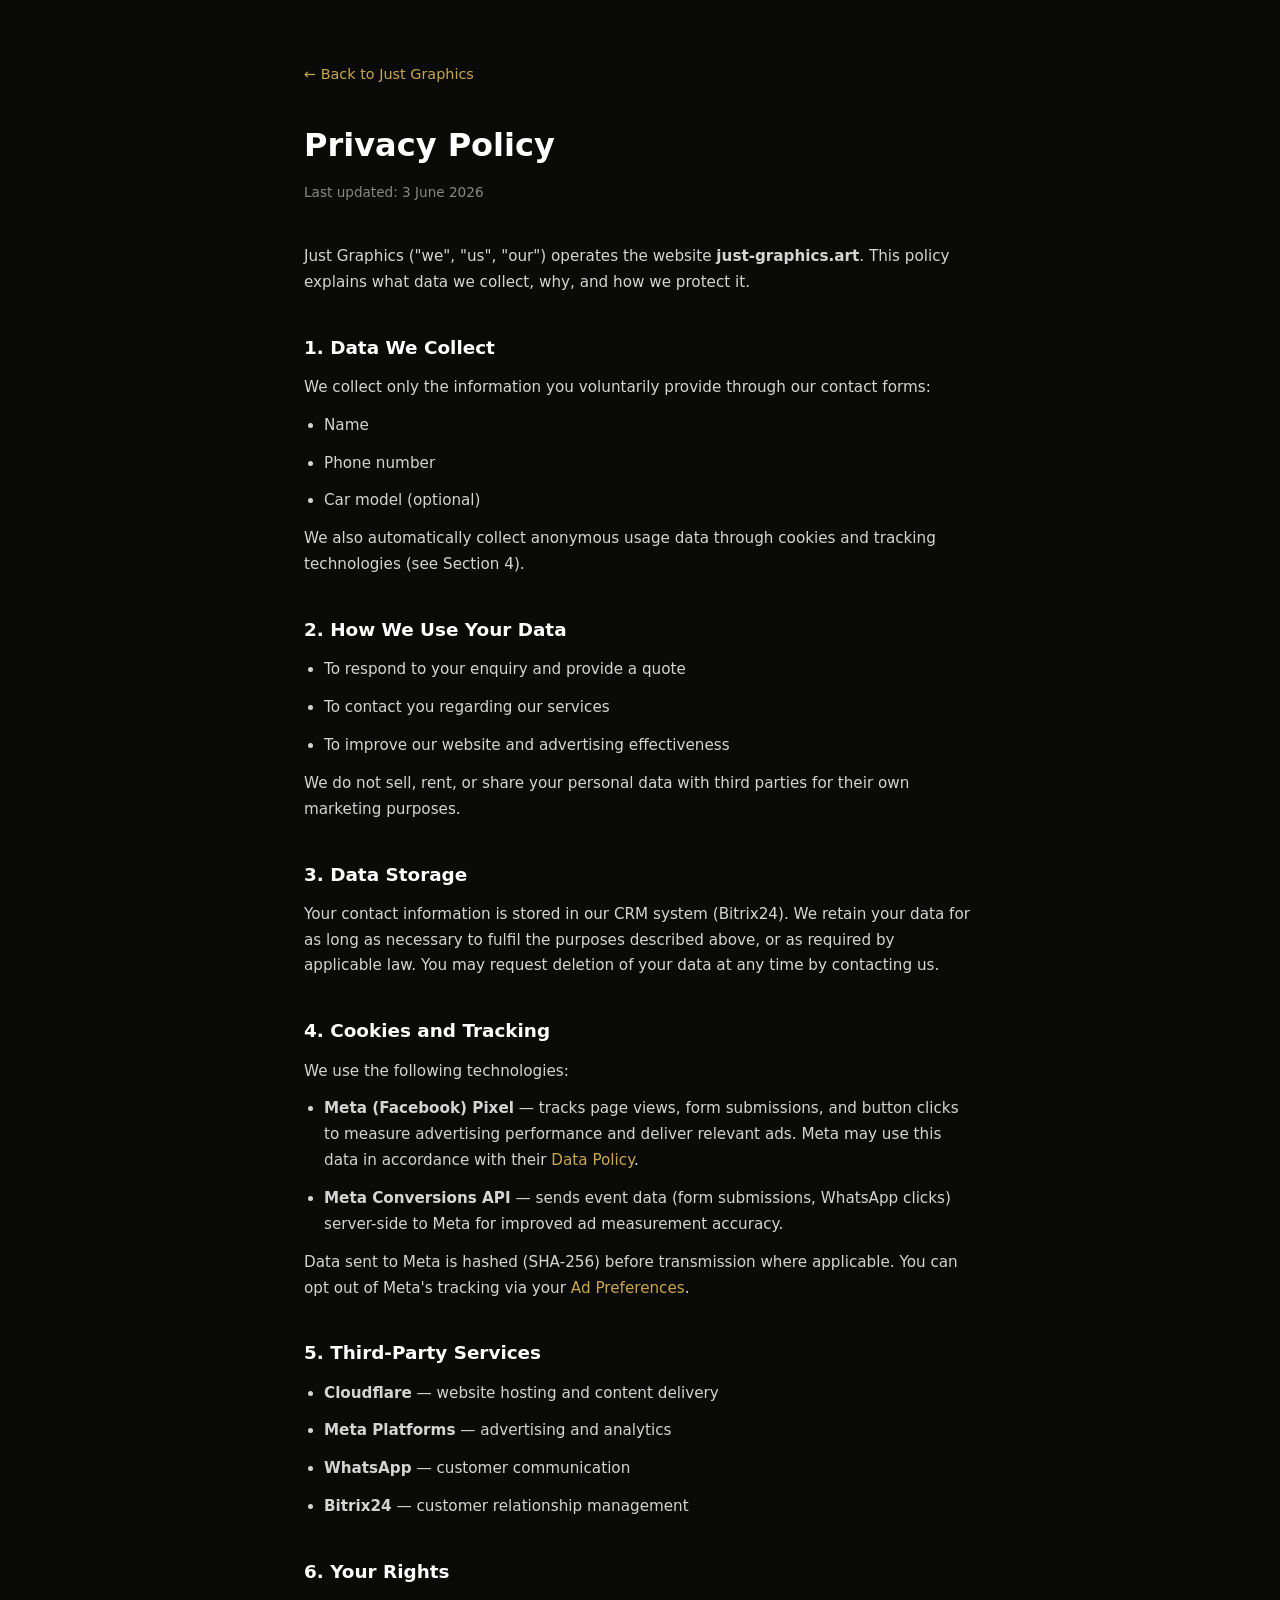
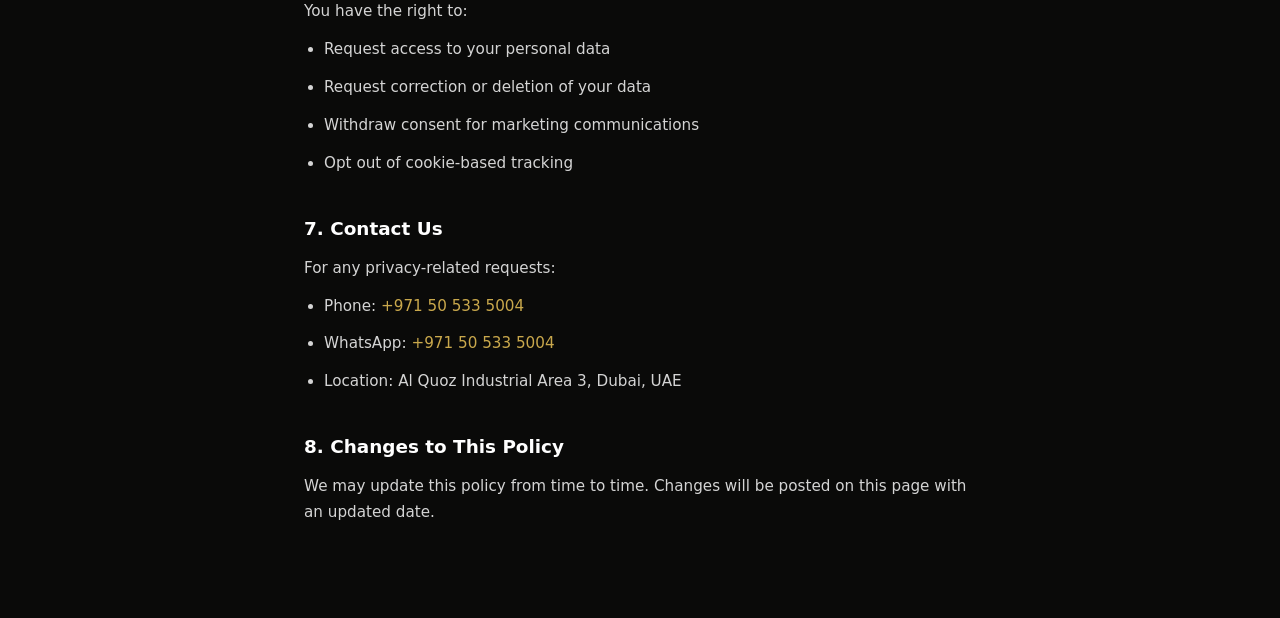
<file: privacy.html>
<!DOCTYPE html>
<html lang="en">
<head>
  <meta charset="UTF-8">
  <meta name="viewport" content="width=device-width, initial-scale=1.0">
  <title>Privacy Policy — Just Graphics</title>
  <meta name="robots" content="noindex">
  <style>
    *, *::before, *::after { box-sizing: border-box; margin: 0; padding: 0; }
    body { font-family: Inter, system-ui, sans-serif; background: #0A0A09; color: #d4d4d4; line-height: 1.7; }
    .wrap { max-width: 720px; margin: 0 auto; padding: 60px 24px 80px; }
    h1 { color: #fff; font-size: 2rem; margin-bottom: 8px; }
    .updated { color: #888; font-size: 0.85rem; margin-bottom: 40px; }
    h2 { color: #fff; font-size: 1.15rem; margin: 36px 0 12px; }
    p, li { font-size: 0.95rem; margin-bottom: 12px; }
    ul { padding-left: 20px; }
    a { color: #C9A84C; text-decoration: none; }
    a:hover { text-decoration: underline; }
    .back { display: inline-block; margin-bottom: 32px; font-size: 0.9rem; }
  </style>
</head>
<body>
<div class="wrap">
  <a href="/" class="back">&larr; Back to Just Graphics</a>
  <h1>Privacy Policy</h1>
  <p class="updated">Last updated: 3 June 2026</p>

  <p>Just Graphics ("we", "us", "our") operates the website <strong>just-graphics.art</strong>. This policy explains what data we collect, why, and how we protect it.</p>

  <h2>1. Data We Collect</h2>
  <p>We collect only the information you voluntarily provide through our contact forms:</p>
  <ul>
    <li>Name</li>
    <li>Phone number</li>
    <li>Car model (optional)</li>
  </ul>
  <p>We also automatically collect anonymous usage data through cookies and tracking technologies (see Section 4).</p>

  <h2>2. How We Use Your Data</h2>
  <ul>
    <li>To respond to your enquiry and provide a quote</li>
    <li>To contact you regarding our services</li>
    <li>To improve our website and advertising effectiveness</li>
  </ul>
  <p>We do not sell, rent, or share your personal data with third parties for their own marketing purposes.</p>

  <h2>3. Data Storage</h2>
  <p>Your contact information is stored in our CRM system (Bitrix24). We retain your data for as long as necessary to fulfil the purposes described above, or as required by applicable law. You may request deletion of your data at any time by contacting us.</p>

  <h2>4. Cookies and Tracking</h2>
  <p>We use the following technologies:</p>
  <ul>
    <li><strong>Meta (Facebook) Pixel</strong> — tracks page views, form submissions, and button clicks to measure advertising performance and deliver relevant ads. Meta may use this data in accordance with their <a href="https://www.facebook.com/privacy/policy/" target="_blank" rel="noopener">Data Policy</a>.</li>
    <li><strong>Meta Conversions API</strong> — sends event data (form submissions, WhatsApp clicks) server-side to Meta for improved ad measurement accuracy.</li>
  </ul>
  <p>Data sent to Meta is hashed (SHA-256) before transmission where applicable. You can opt out of Meta's tracking via your <a href="https://www.facebook.com/adpreferences" target="_blank" rel="noopener">Ad Preferences</a>.</p>

  <h2>5. Third-Party Services</h2>
  <ul>
    <li><strong>Cloudflare</strong> — website hosting and content delivery</li>
    <li><strong>Meta Platforms</strong> — advertising and analytics</li>
    <li><strong>WhatsApp</strong> — customer communication</li>
    <li><strong>Bitrix24</strong> — customer relationship management</li>
  </ul>

  <h2>6. Your Rights</h2>
  <p>You have the right to:</p>
  <ul>
    <li>Request access to your personal data</li>
    <li>Request correction or deletion of your data</li>
    <li>Withdraw consent for marketing communications</li>
    <li>Opt out of cookie-based tracking</li>
  </ul>

  <h2>7. Contact Us</h2>
  <p>For any privacy-related requests:</p>
  <ul>
    <li>Phone: <a href="tel:+971505335004">+971 50 533 5004</a></li>
    <li>WhatsApp: <a href="https://api.whatsapp.com/send/?phone=971505335004" target="_blank" rel="noopener">+971 50 533 5004</a></li>
    <li>Location: Al Quoz Industrial Area 3, Dubai, UAE</li>
  </ul>

  <h2>8. Changes to This Policy</h2>
  <p>We may update this policy from time to time. Changes will be posted on this page with an updated date.</p>
</div>
</body>
</html>
</file>
